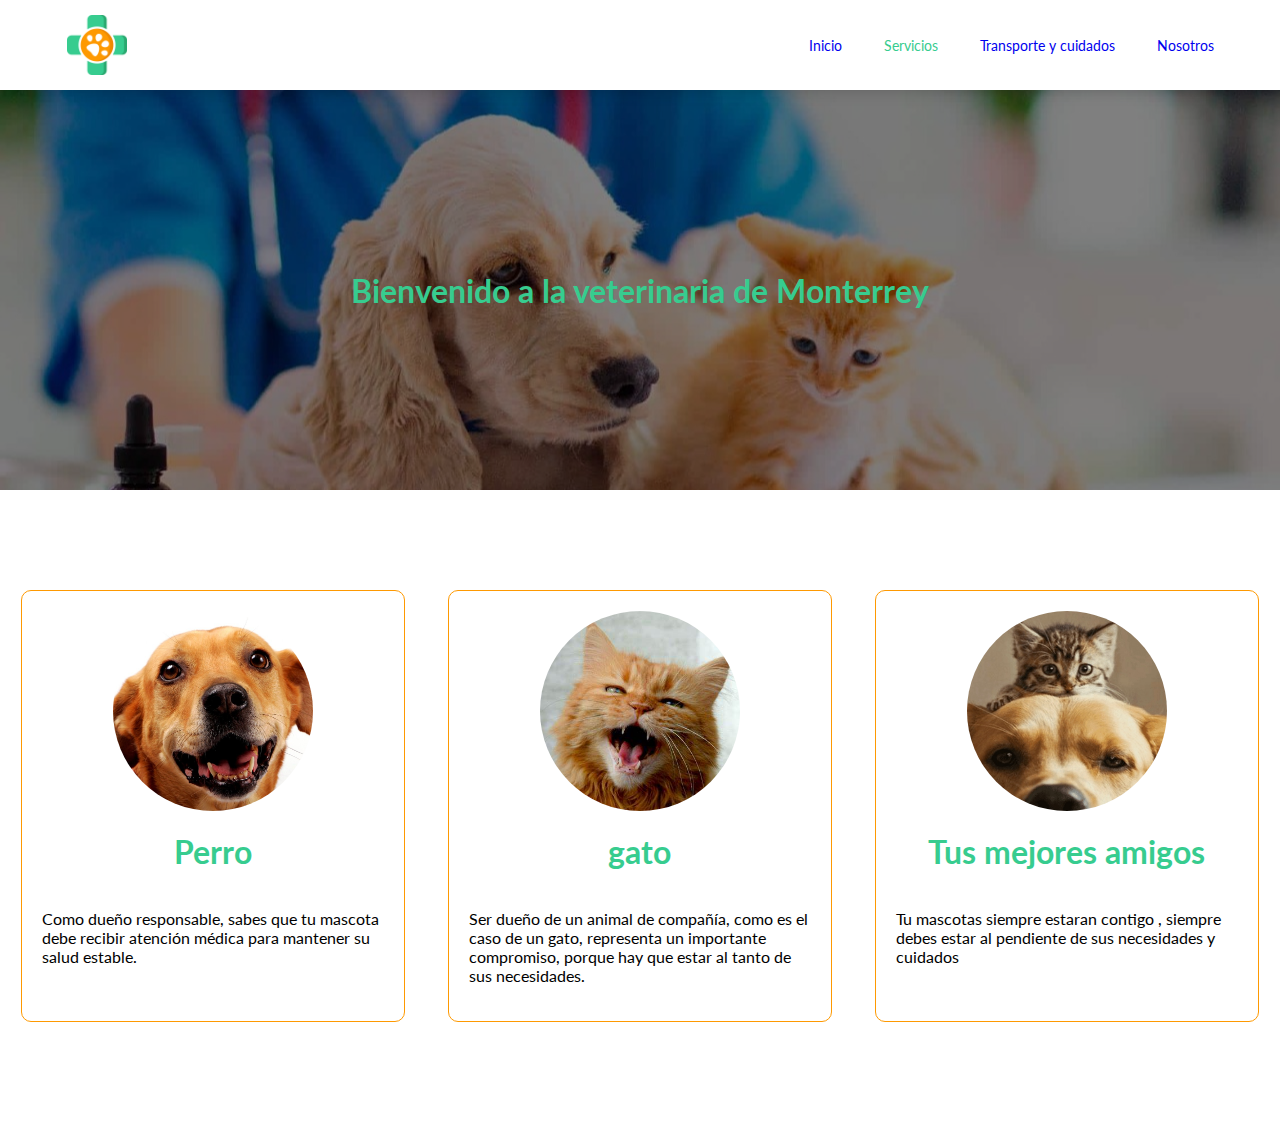
<file: index.html>
<!DOCTYPE html>
<html lang="en">
<head>
    <meta charset="UTF-8">
    <meta name="viewport" content="width=device-width, initial-scale=1.0">
    <meta http-equiv="X-UA-Compatible" content="ie=edge">
    <title>ES6 Test</title>
    
    <link rel="stylesheet" href="css/common.css">
    <link rel="stylesheet" href="css/index.css">
</head>
<body>
    <nav>
        <a id="logo" href="index.html">
            <img src="img/logo.png" alt="Veterinaria MTY">
        </a>
        
        <div fill></div>
        
        <a href="index.html">Inicio</a>
        <div dropdown>
            Servicios
            <div class="link-dropdown active">
                <a id="baño-estetica" href="baño-estetica.html">Baños y estetica</a>

                <a id="vacunacion" href="vacunacion.html">Vacunación</a>

                <a id="alimentos" href="alimentos.html">Alimentos</a>
            </div>
        </div>
        <a href="transportes-cuidados.html">Transporte y cuidados</a>
        <a href="nosotros.html">Nosotros</a>
    </nav>

    <main>
        <div id="cover">
            <img src="img/cover-inicio.jpeg" alt="Doctores atendiendo">
            <h1>Bienvenido a la veterinaria de Monterrey</h1>
        </div>

        <div id="description">
            <div class="bubble">
                <div class="image-container">
                    <img src="img/bubble-3.jpeg" alt="Burbuja 1">
                </div>
                <h1>Perro</h1>
                <p>Como dueño responsable, sabes que tu mascota debe recibir atención médica para mantener su salud estable.</p>
            </div>

            <div class="bubble">
                <div class="image-container">
                    <img src="img/bubble-2.jpeg" alt="Burbuja 2">
                </div>
                <h1>gato</h1>
                <p>Ser dueño de un animal de compañía, como es el caso de un gato, representa un importante compromiso, porque hay que estar al tanto de sus necesidades.</p>
            </div>

            <div class="bubble">
                <div class="image-container">
                    <img src="img/bubble-1.jpeg" alt="Burbuja 3">
                </div>
                <h1>Tus mejores amigos</h1>
                <p>Tu mascotas siempre estaran contigo , siempre debes estar al pendiente de sus necesidades y cuidados</p>
            </div>
        </div>
    </main>
</body>
</html>
</file>
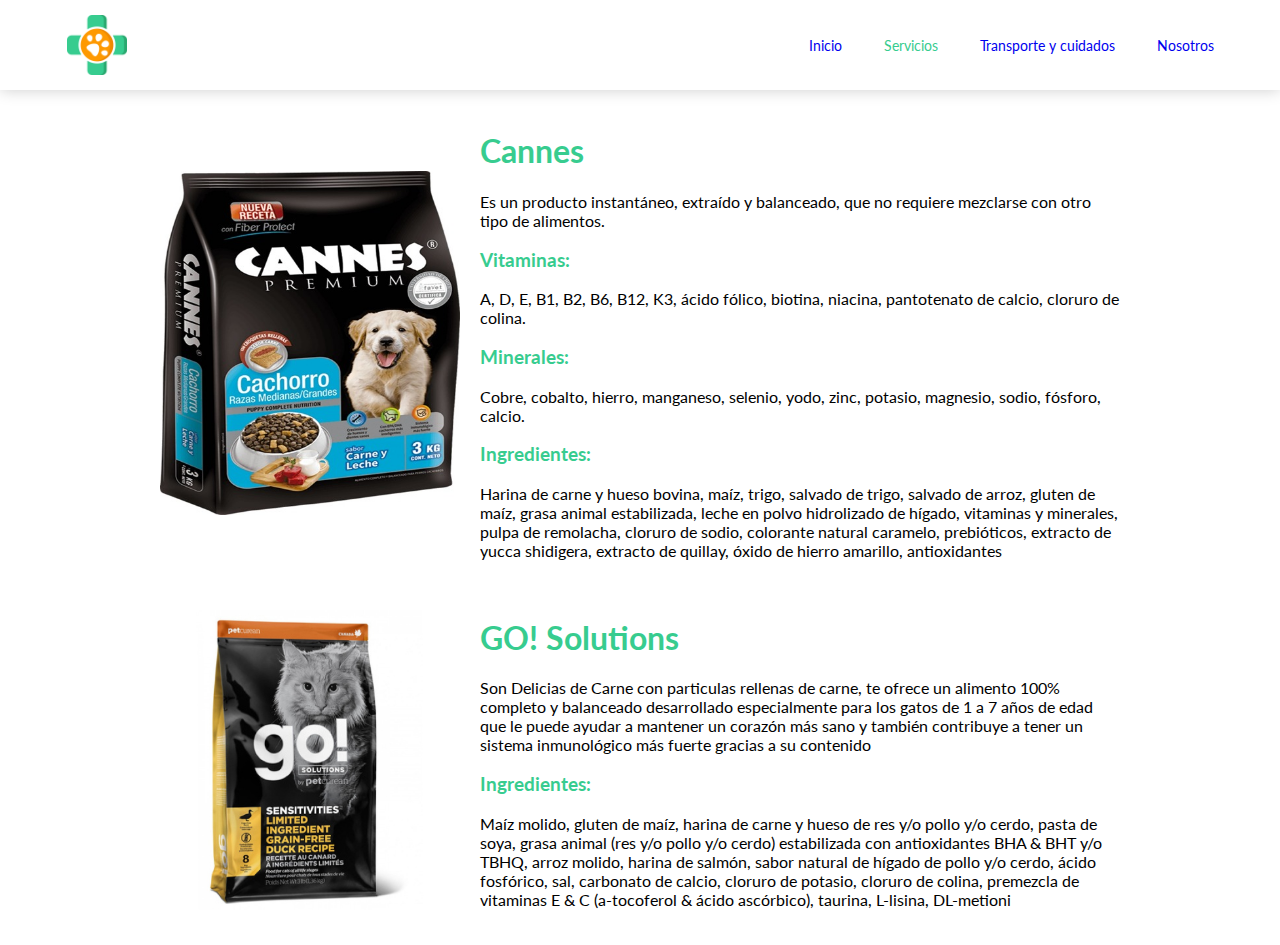
<file: alimentos.html>
<!DOCTYPE html>
<html lang="en">
<head>
    <meta charset="UTF-8">
    <meta name="viewport" content="width=device-width, initial-scale=1.0">
    <meta http-equiv="X-UA-Compatible" content="ie=edge">
    <title>ES6 Test</title>
    
    <link rel="stylesheet" href="css/common.css">
    <link rel="stylesheet" href="css/alimentos.css">
</head>
<body>
    <nav>
        <a id="logo" href="index.html">
            <img src="img/logo.png" alt="Veterinaria MTY">
        </a>
        
        <div fill></div>
        
        <a href="index.html">Inicio</a>
        <div dropdown>
            Servicios
            <div class="link-dropdown active">
                <a id="baño-estetica" href="baño-estetica.html">Baños y estetica</a>
                
                <a id="vacunacion" href="vacunacion.html">Vacunación</a>
                
                <a id="alimentos" href="alimentos.html">Alimentos</a>
            </div>
        </div>
        <a href="transportes-cuidados.html">Transporte y cuidados</a>
        <a href="nosotros.html">Nosotros</a>
    </nav>

    <main>
        <div class="card">
            <img src="img/comida-cannes.jpeg" alt="">
            <div class="card-description">
                <h1>Cannes</h1>
                <p>Es un producto instantáneo, extraído y balanceado, que no requiere mezclarse con otro tipo de alimentos.</p>
                <h3>Vitaminas:</h3>
                <p>A, D, E, B1, B2, B6, B12, K3, ácido fólico, biotina, niacina, pantotenato de calcio, cloruro de colina.</p>
                <h3>Minerales:</h3>
                <p>Cobre, cobalto, hierro, manganeso, selenio, yodo, zinc, potasio, magnesio, sodio, fósforo, calcio.</p>
                <h3>Ingredientes:</h3>
                <p>Harina de carne y hueso bovina, maíz, trigo, salvado de trigo, salvado de arroz, gluten de maíz, grasa animal estabilizada, leche en polvo hidrolizado de hígado, vitaminas y minerales, pulpa de remolacha, cloruro de sodio, colorante natural caramelo, prebióticos, extracto de yucca shidigera, extracto de quillay, óxido de hierro amarillo, antioxidantes</p>
            </div>
        </div>

        <div class="card">
            <img src="img/comida-go.jpeg" alt="">
            <div class="card-description">
                <h1>GO!  Solutions</h1>
                <p>Son Delicias de Carne con particulas rellenas de carne, te ofrece un alimento 100% completo y balanceado desarrollado especialmente para los gatos de 1 a 7 años de edad que le puede ayudar a mantener un corazón más sano y también contribuye a tener un sistema inmunológico más fuerte gracias a su contenido</p>
                <h3>Ingredientes:</h3>
                <p>Maíz molido, gluten de maíz, harina de carne y hueso de res y/o pollo y/o cerdo, pasta de soya, grasa animal (res y/o pollo y/o cerdo) estabilizada con antioxidantes BHA & BHT y/o TBHQ, arroz molido, harina de salmón, sabor natural de hígado de pollo y/o cerdo, ácido fosfórico, sal, carbonato de calcio, cloruro de potasio, cloruro de colina, premezcla de vitaminas E & C (a-tocoferol & ácido ascórbico), taurina, L-lisina, DL-metioni</p>
            </div>
        </div>
    </main>
</body>
</html>
</file>
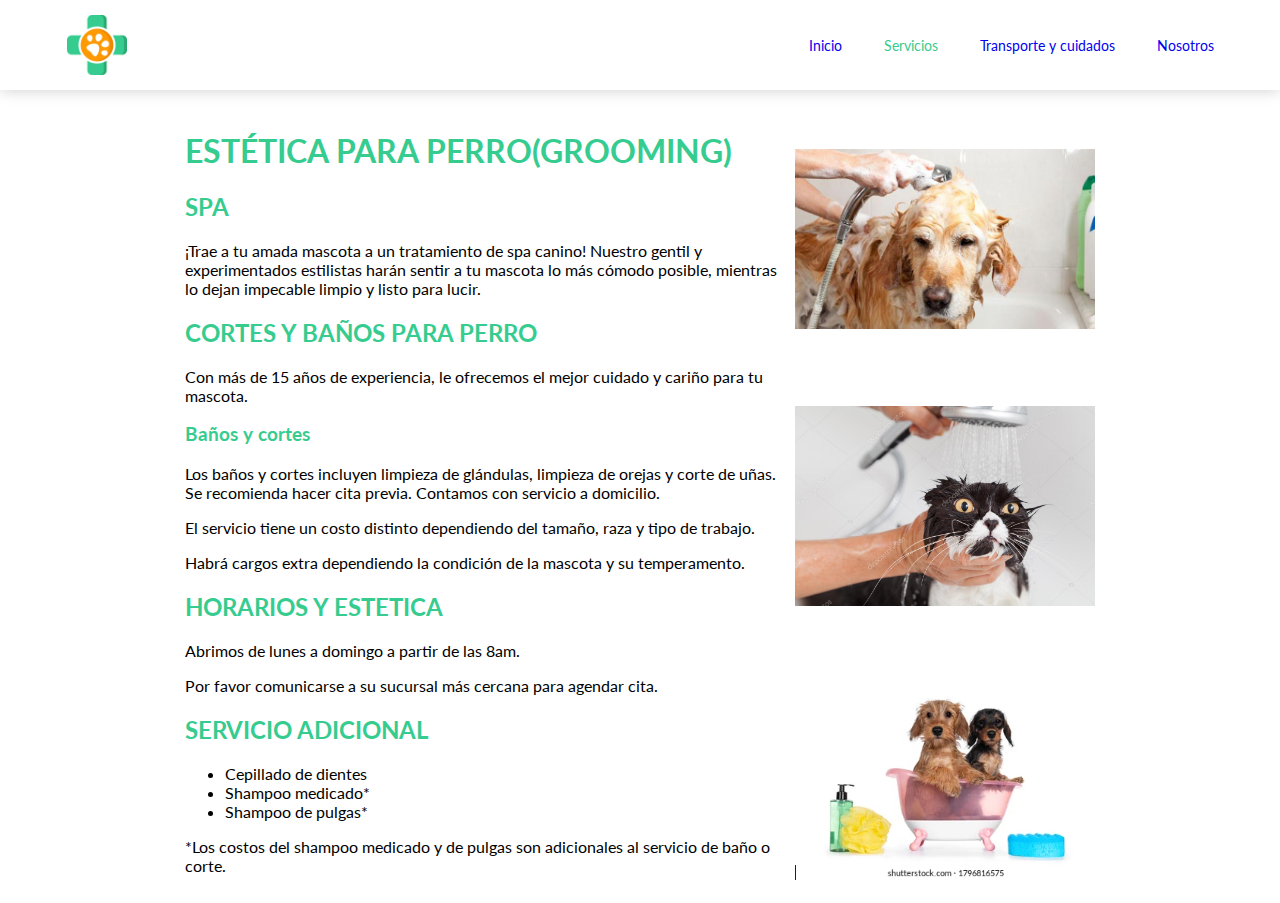
<file: baño-estetica.html>
<!DOCTYPE html>
<html lang="en">
<head>
    <meta charset="UTF-8">
    <meta name="viewport" content="width=device-width, initial-scale=1.0">
    <meta http-equiv="X-UA-Compatible" content="ie=edge">
    <title>ES6 Test</title>
    
    <link rel="stylesheet" href="css/common.css">
    <link rel="stylesheet" href="css/servicios.css">
</head>
<body>
    <nav>
        <a id="logo" href="index.html">
            <img src="img/logo.png" alt="Veterinaria MTY">
        </a>
        
        <div fill></div>
        
        <a href="index.html">Inicio</a>
        <div dropdown>
            Servicios
            <div class="link-dropdown active">
                <a id="baño-estetica" href="baño-estetica.html">Baños y estetica</a>

                <a id="vacunacion" href="vacunacion.html">Vacunación</a>

                <a id="alimentos" href="alimentos.html">Alimentos</a>
            </div>
        </div>
        <a href="transportes-cuidados.html">Transporte y cuidados</a>
        <a href="nosotros.html">Nosotros</a>
    </nav>
    
    <main>
        <div id="content">
            <h1>ESTÉTICA PARA PERRO(GROOMING)</h1>
            
            <h2>SPA</h2>
            <p>¡Trae a tu amada mascota a un tratamiento de spa canino! Nuestro gentil y experimentados estilistas harán sentir a tu mascota lo más cómodo posible, mientras lo dejan impecable limpio y listo para lucir.</p>
            
            <h2>CORTES Y BAÑOS PARA PERRO</h2>
            <p>Con más de 15 años de experiencia, le ofrecemos el mejor cuidado y cariño para tu mascota.</p>

            <h3>Baños y cortes</h3>
            <p>Los baños y cortes incluyen limpieza de glándulas, limpieza de orejas y corte de uñas. Se recomienda hacer cita previa. Contamos con servicio a domicilio.</p>
            <p>El servicio tiene un costo distinto dependiendo del tamaño, raza y tipo de trabajo.</p>
            <p>Habrá cargos extra dependiendo la condición de la mascota y su temperamento.</p>

            <h2>HORARIOS Y ESTETICA</h2>
            <p>Abrimos de lunes a domingo a partir de las 8am.</p>
            <p>Por favor comunicarse a su sucursal más cercana para agendar cita.</p>

            <h2>SERVICIO ADICIONAL</h2>
            <ul>
                <li>Cepillado de dientes</li>
                <li>Shampoo medicado*</li>
                <li>Shampoo de pulgas*</li>
            </ul>
            <p>*Los costos del shampoo medicado y de pulgas son adicionales al servicio de baño o corte.</p>
        </p>     
    </div>
    <div id="image-1">
        <img src="img/baño1.jfif" alt="">
    </div>
    <div id="image-2">
        <img src="img/baño2.jpg" alt="">
    </div>
    <div id="image-3">
        <img src="img/baño3.webp" alt="">
    </div>
</main>
</body>
</html>
</file>
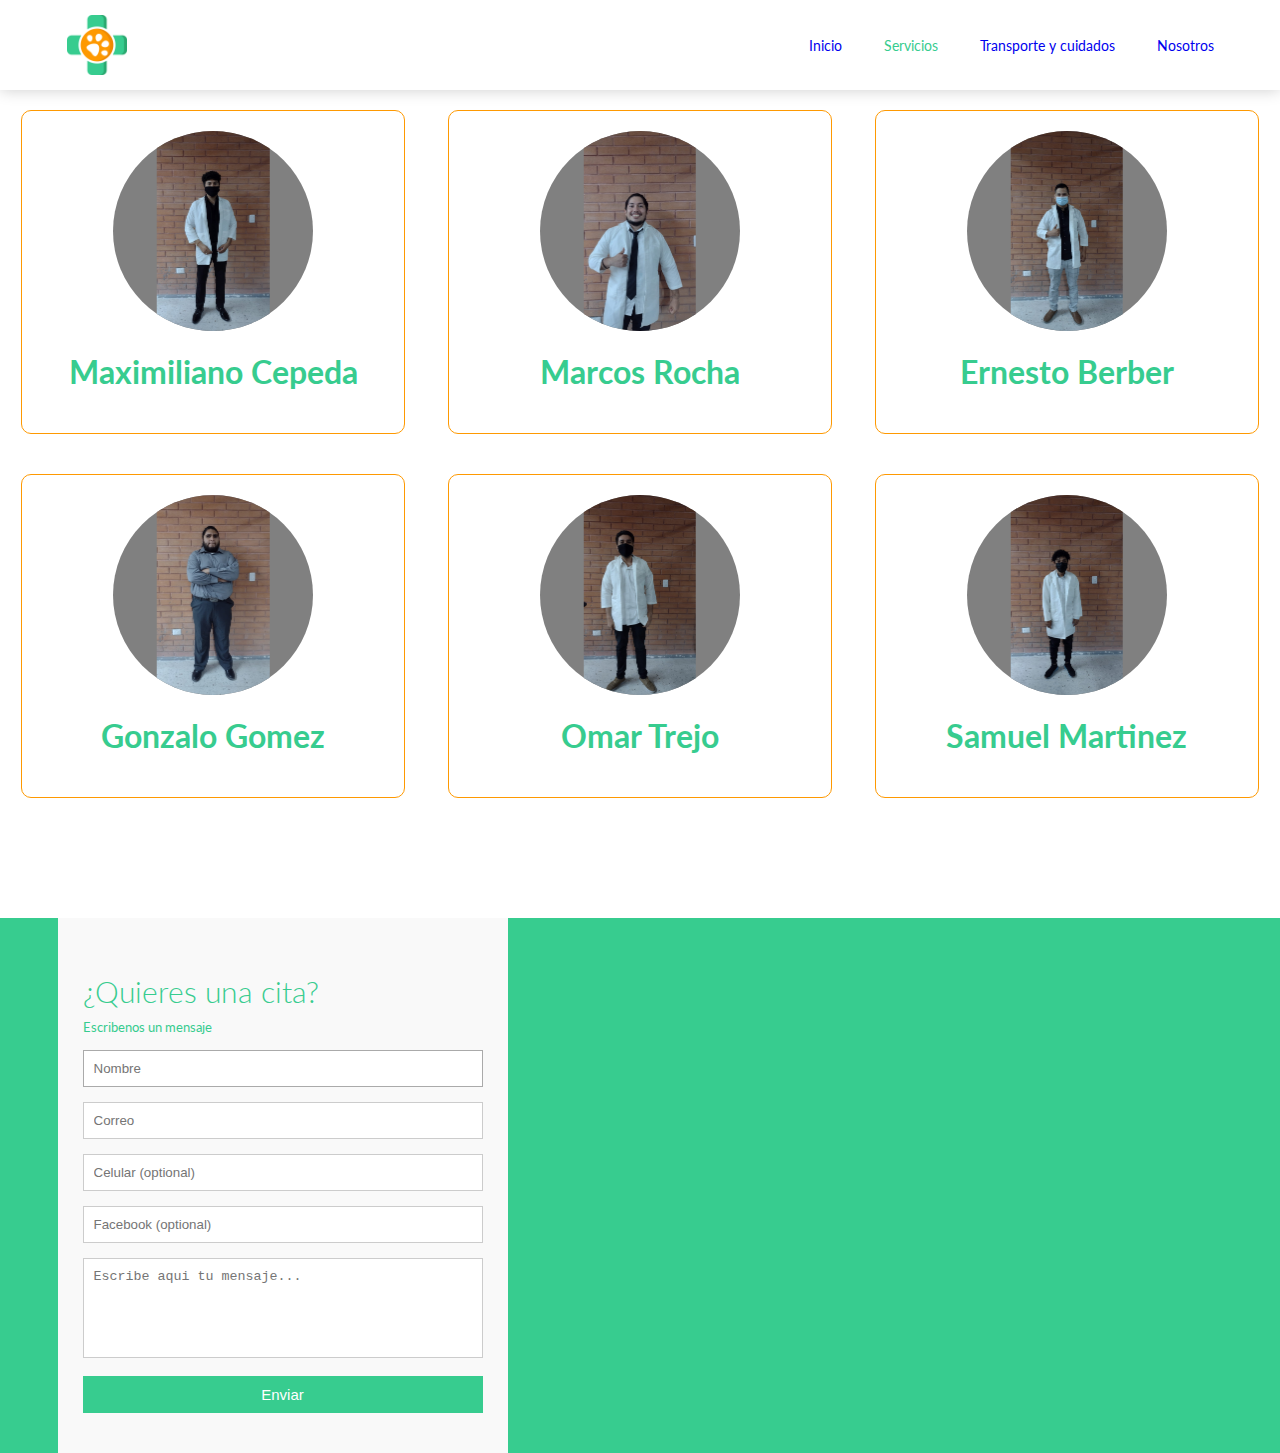
<file: nosotros.html>
<!DOCTYPE html>
<html lang="en">
<head>
    <meta charset="UTF-8">
    <meta name="viewport" content="width=device-width, initial-scale=1.0">
    <meta http-equiv="X-UA-Compatible" content="ie=edge">
    <title>ES6 Test</title>
    
    <link rel="stylesheet" href="css/common.css">
    <link rel="stylesheet" href="css/nosotros.css">
</head>
<body>
    <nav>
        <a id="logo" href="index.html">
            <img src="img/logo.png" alt="Veterinaria MTY">
        </a>
        
        <div fill></div>
        
        <a href="index.html">Inicio</a>
        <div dropdown>
            Servicios
            <div class="link-dropdown active">
                <a id="baño-estetica" href="baño-estetica.html">Baños y estetica</a>

                <a id="vacunacion" href="vacunacion.html">Vacunación</a>

                <a id="alimentos" href="alimentos.html">Alimentos</a>
            </div>
        </div>
        <a href="transportes-cuidados.html">Transporte y cuidados</a>
        <a href="nosotros.html">Nosotros</a>
    </nav>
    
    <main>
        <div id="members">
            <div class="bubble">
                <div class="image-container">
                    <img src="img/maximiliano-cepeda.jpeg" alt="Burbuja 1">
                </div>
                <h1>Maximiliano Cepeda</h1>
            </div>
            
            <div class="bubble">
                <div class="image-container">
                    <img src="img/marcos-rocha.jpeg" alt="Burbuja 2">
                </div>
                <h1>Marcos Rocha</h1>
            </div>
            
            <div class="bubble">
                <div class="image-container">
                    <img src="img/ernesto-berber.jpeg" alt="Burbuja 3">
                </div>
                <h1>Ernesto Berber</h1>
            </div>
            
            <div class="bubble">
                <div class="image-container">
                    <img src="img/gonzalo-gomez.jpeg" alt="Burbuja 3">
                </div>
                <h1>Gonzalo Gomez</h1>
            </div>
            
            <div class="bubble">
                <div class="image-container">
                    <img src="img/omar-trejo.jpeg" alt="Burbuja 3">
                </div>
                <h1>Omar Trejo</h1>
            </div>

            <div class="bubble">
                <div class="image-container">
                    <img src="img/samuel-martinez.jpeg" alt="Burbuja 3">
                </div>
                <h1>Samuel Martinez</h1>
            </div>
        </div>
        
        <div id="contact-container">
            <form id="contact" action="" method="post">
                <h3>¿Quieres una cita?</h3>
                <h4>Escribenos un mensaje</h4>
                <fieldset>
                    <input placeholder="Nombre" type="text" tabindex="1" required autofocus>
                </fieldset>
                <fieldset>
                    <input placeholder="Correo" type="email" tabindex="2" required>
                </fieldset>
                <fieldset>
                    <input placeholder="Celular (optional)" type="tel" tabindex="3" required>
                </fieldset>
                <fieldset>
                    <input placeholder="Facebook (optional)" type="text" tabindex="4" required>
                </fieldset>
                <fieldset>
                    <textarea placeholder="Escribe aqui tu mensaje..." tabindex="5" required></textarea>
                </fieldset>
                <fieldset>
                    <button name="submit" type="submit" id="contact-submit" data-submit="...Enviando">Enviar</button>
                </fieldset>
            </form>

            <iframe src="https://www.google.com/maps/embed?pb=!1m18!1m12!1m3!1d3593.832257883704!2d-100.34552428500054!3d25.743060215654694!2m3!1f0!2f0!3f0!3m2!1i1024!2i768!4f13.1!3m3!1m2!1s0x8662942274e81a01%3A0x14be72da3203d88f!2sUniversidad%20Emiliano%20Zapata!5e0!3m2!1ses-419!2smx!4v1659047360234!5m2!1ses-419!2smx" width="600" height="450" style="border:0;" allowfullscreen="" loading="lazy" referrerpolicy="no-referrer-when-downgrade"></iframe>
        </div>
    </main>
</body>
</html>
</file>
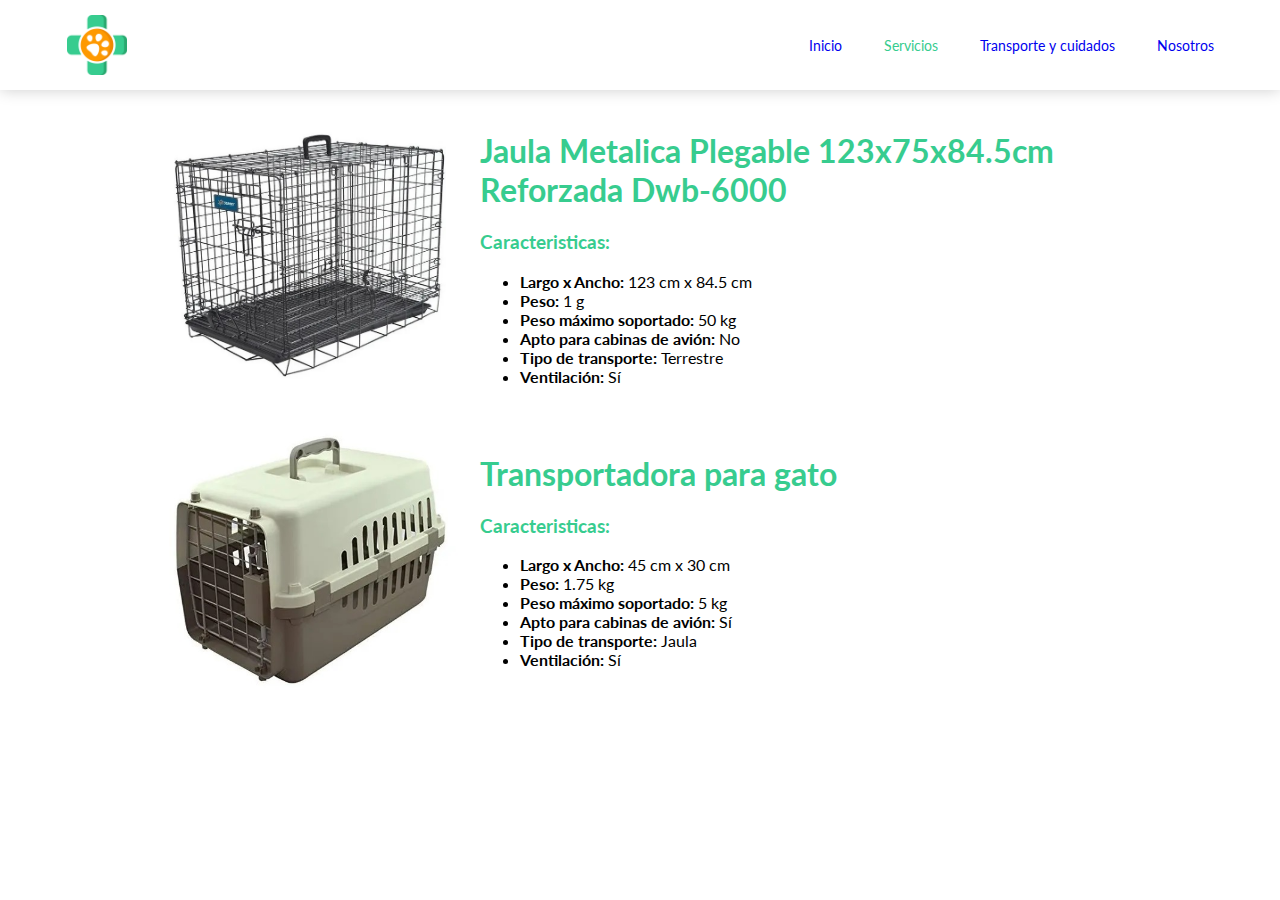
<file: transportes-cuidados.html>
<!DOCTYPE html>
<html lang="en">
<head>
    <meta charset="UTF-8">
    <meta name="viewport" content="width=device-width, initial-scale=1.0">
    <meta http-equiv="X-UA-Compatible" content="ie=edge">
    <title>ES6 Test</title>
    
    <link rel="stylesheet" href="css/common.css">
    <link rel="stylesheet" href="css/transportes-cuidados.css">
</head>
<body>
    <nav>
        <a id="logo" href="index.html">
            <img src="img/logo.png" alt="Veterinaria MTY">
        </a>
        
        <div fill></div>
        
        <a href="index.html">Inicio</a>
        <div dropdown>
            Servicios
            <div class="link-dropdown active">
                <a id="baño-estetica" href="baño-estetica.html">Baños y estetica</a>

                <a id="vacunacion" href="vacunacion.html">Vacunación</a>

                <a id="alimentos" href="alimentos.html">Alimentos</a>
            </div>
        </div>
        <a href="transportes-cuidados.html">Transporte y cuidados</a>
        <a href="nosotros.html">Nosotros</a>
    </nav>

    <main>
        <div class="card">
            <img src="img/jaula-metalica-plegable.jpeg" alt="">
            <div class="card-description">
                <h1>Jaula Metalica Plegable 123x75x84.5cm Reforzada Dwb-6000</h1>
                <h3>Caracteristicas:</h3>
                <ul>
                    <li><strong>Largo x Ancho:</strong> 123 cm x 84.5 cm</li>
                    <li><strong>Peso:</strong> 1 g</li>
                    <li><strong>Peso máximo soportado:</strong> 50 kg</li>
                    <li><strong>Apto para cabinas de avión:</strong> No</li>
                    <li><strong>Tipo de transporte:</strong> Terrestre</li>
                    <li><strong>Ventilación:</strong> Sí</li>
                </ul>
            </div>
        </div>

        <div class="card">
            <img src="img/transportadora-gato.jpeg" alt="">
            <div class="card-description">
                <h1>Transportadora para gato</h1>
                <h3>Caracteristicas:</h3>
                <ul>
                    <li><strong>Largo x Ancho:</strong> 45 cm x 30 cm</li>
                    <li><strong>Peso:</strong> 1.75 kg</li>
                    <li><strong>Peso máximo soportado:</strong> 5 kg</li>
                    <li><strong>Apto para cabinas de avión:</strong> Sí</li>
                    <li><strong>Tipo de transporte:</strong> Jaula</li>
                    <li><strong>Ventilación:</strong> Sí</li>
                </ul>
            </div>
        </div>
    </main>
</body>
</html>
</file>
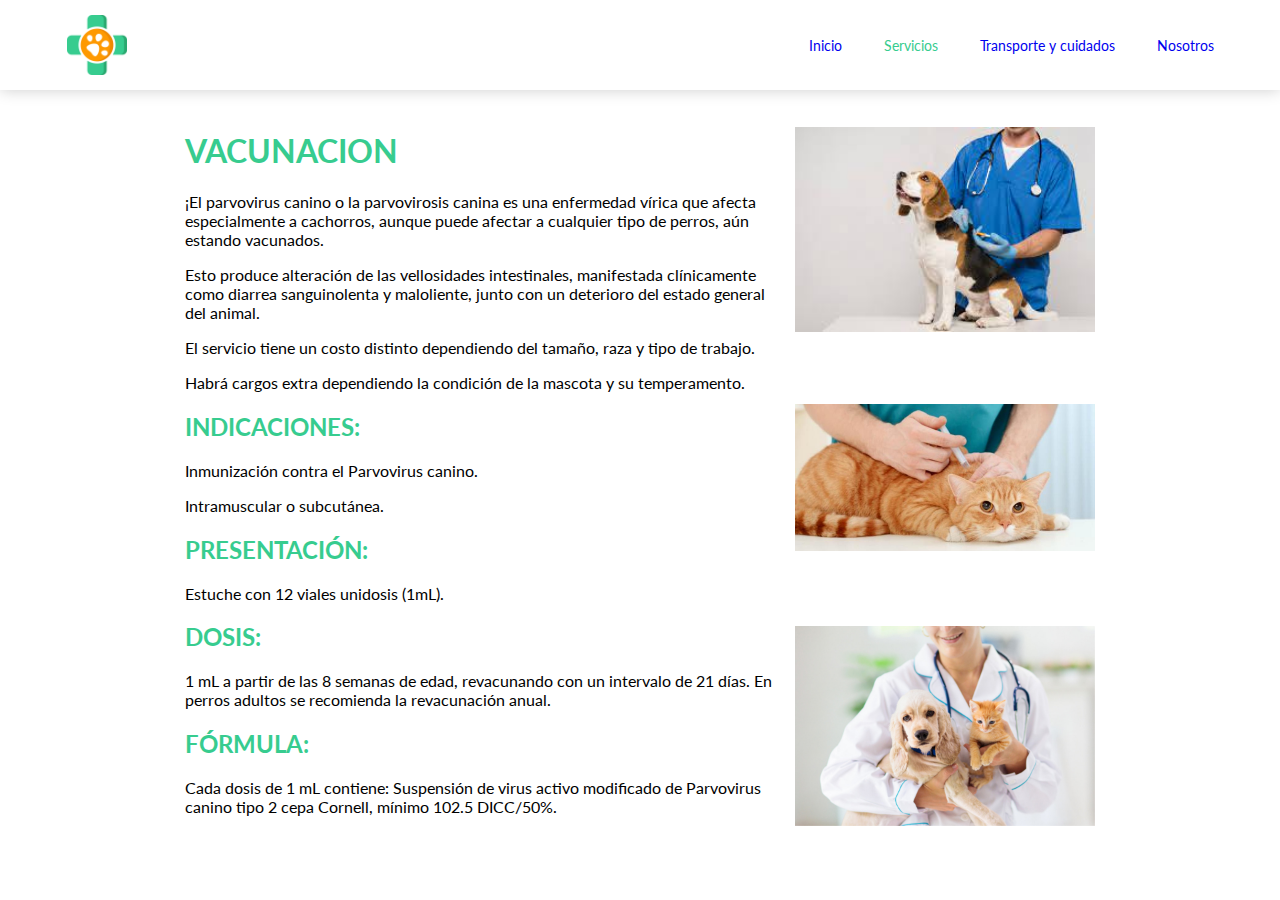
<file: vacunacion.html>
<!DOCTYPE html>
<html lang="en">
<head>
    <meta charset="UTF-8">
    <meta name="viewport" content="width=device-width, initial-scale=1.0">
    <meta http-equiv="X-UA-Compatible" content="ie=edge">
    <title>ES6 Test</title>
    
    <link rel="stylesheet" href="css/common.css">
    <link rel="stylesheet" href="css/servicios.css">
</head>
<body>
    <nav>
        <a id="logo" href="index.html">
            <img src="img/logo.png" alt="Veterinaria MTY">
        </a>
        
        <div fill></div>
        
        <a href="index.html">Inicio</a>
        <div dropdown>
            Servicios
            <div class="link-dropdown active">
                <a id="baño-estetica" href="baño-estetica.html">Baños y estetica</a>

                <a id="vacunacion" href="vacunacion.html">Vacunación</a>

                <a id="alimentos" href="alimentos.html">Alimentos</a>
            </div>
        </div>
        <a href="transportes-cuidados.html">Transporte y cuidados</a>
        <a href="nosotros.html">Nosotros</a>
    </nav>
    
    <main>
        <div id="content">
            <h1>VACUNACION</h1>
            <p>¡El parvovirus canino o la parvovirosis canina es una enfermedad vírica que afecta especialmente a cachorros, aunque puede afectar a cualquier tipo de perros, aún estando vacunados.</p>
            
            <p>Esto produce alteración de las vellosidades intestinales, manifestada clínicamente como diarrea sanguinolenta y maloliente, junto con un deterioro del estado general del animal.</p>
            <p>El servicio tiene un costo distinto dependiendo del tamaño, raza y tipo de trabajo.</p>
            <p>Habrá cargos extra dependiendo la condición de la mascota y su temperamento.</p>
            
            <h2>INDICACIONES:</h2>
            <p>Inmunización contra el Parvovirus canino.</p>
            <p>Intramuscular o subcutánea.</p>    
                        
            <h2>PRESENTACIÓN:</h2>
            <p>Estuche con 12 viales unidosis (1mL).</p>
            
            <h2>DOSIS:</h2>
            <p>1 mL a partir de las 8 semanas de edad, revacunando con un intervalo de 21 días. En perros adultos se recomienda la revacunación anual.</p>
            
            <h2>FÓRMULA:</h2>
            <p>Cada dosis de 1 mL contiene: Suspensión de virus activo modificado de Parvovirus canino tipo 2 cepa Cornell, mínimo 102.5 DICC/50%.</p>
        </p>     
    </div>
    <div id="image-1">
        <img src="img/vacuna1.jfif" alt="">
    </div>
    <div id="image-2">
        <img src="img/vacuna2.jpeg" alt="">
    </div>
    <div id="image-3">
        <img src="img/vacuna3.jpg" alt="">
    </div>
</main>
</body>
</html>
</file>
<file: css/common.css>
@import url('https://fonts.googleapis.com/css?family=Lato');

:root {
	--primary-color: #37cc8f;
	--secondary-color: #fe9901;
}

body {
    margin: 0;
    padding: 0;
    display: grid;
    grid-template-areas: "nav"
                         "content";
    grid-template-rows: 90px 1fr;
	grid-template-columns: 100vw;
	font-family: 'Lato', sans-serif;
	color: var(--primary-color);
}

nav {
	grid-area: nav;
	font-size: 14px;
	display: flex;
	justify-content: center;
	align-items: center;
	top: 0;
	left: 0;
	width: 100%;
	background: #fff;
	box-shadow: 0px 0px 15px 0px rgba(0,0,0,0.2);
}

#logo {
	max-height: 100%;
}

#logo img {
	max-height: 100%;
	width: auto;
	height: auto;
}

div[fill] {
	height: 60px;
	width: 50%;
}

nav > a, nav div[dropdown]{
	cursor: pointer;
	display: flex;
	align-items: center;
	height: 60px;
	padding: 0em 1.5em;
	transition: text_decoration 300ms ease;;
	text-decoration: none;
}

nav a:hover, nav div[dropdown]:hover {
	text-decoration: underline;
}

nav a:visited{
	text-decoration: none;
	color: var(--primary-color);
}

nav div[dropdown] {
	position: relative;
}

nav div[dropdown]:hover .active {
	display: block;
}

.active { 
	display: none; 
}

.link-dropdown {
	position: absolute;
	top: 60px;
	right: 0;
	background: #fff;
	box-shadow: 0 10px 15px 0 rgba(0,0,0,0.05);
	z-index: 1;
}

.link-dropdown a {
	cursor: pointer;
	padding: 1em 2em;
	white-space: nowrap;
	display: block;
}

.link-dropdown a:hover {
	color: #1c2541;
}

.hidden{
	display: none;
}
</file>
<file: css/index.css>
main {
    grid-area: content;
}

#cover{
    width: 100%;
    height: 400px;
    overflow: hidden;
    display: flex;
    justify-content: center;
    align-items: center;
    position: relative;
    margin-bottom: 100px;
}

#cover img {
    width: 100%;
    height: auto;
    position: absolute;
    top: 50%;
    transform: translateY(-50%);
    z-index: -1;
    filter: brightness(0.5);
}

#description{
    display: flex;
    justify-content: space-around;
    overflow: hidden;
    margin-bottom: 100px;
}

.bubble{
    width: 30%;
    height: auto;
    overflow: hidden;
    display: flex;
    flex-flow: column;
    align-items: center;
    border-style: solid;
    border-color: var(--secondary-color);
    box-sizing: border-box;
    border-width: 1px;
    border-radius: 10px;
    padding: 20px;
}

.bubble .image-container{
    width: 200px;
    height: 200px;
    border-radius: 50%;
    overflow: hidden;
    position: relative;
}

.bubble img{
    height: 100%;
    width: auto;
    position: absolute;
    top: 50%;
    left: 50%;
    transform: translateY(-50%) translateX(-50%);
}

.bubble p{
    color: black;
}
</file>
<file: css/alimentos.css>
main{
    grid-area: content;
}

.card{
    width: 75vw;
    max-width: 75vw;
    overflow: hidden;
    margin: 20px auto;
    display: flex;
    align-items: center;
}

.card img{
    max-width: 300px;
    width: auto;
    height: auto;
    border-radius: 10px;
    margin-right: 20px;
}

.card-description p {
    color: black
}
</file>
<file: css/servicios.css>
main{
    height: auto;
    margin: 20px auto 0;
    display: grid;
    grid-template-areas: "content image-1"
                            "content image-2"
                            "content image-3";
    grid-template-columns: 600px 300px;
    grid-template-rows: 33% 33% 33%;
    grid-gap: 10px;
}

#content{
    grid-area: content;
}

#content p, #content li{
    color: black;
}

#image-1{
    grid-area: image-1;
}

#image-2{
    grid-area: image-2;
}

#image-3{
    grid-area: image-3;
}

div[id^="image-"] {
    overflow: hidden;
    display: flex;
    flex-direction: column;
    justify-content: center;
}

div[id^="image-"] > img {
    max-width: 100%;
    max-height: 100%;
    width: auto;
    height: auto;
}
</file>
<file: css/nosotros.css>
#members{
    display: flex;
    justify-content: space-around;
    flex-wrap: wrap;
    overflow: hidden;
    margin-bottom: 100px;
}

.bubble{
    width: 30%;
    height: auto;
    overflow: hidden;
    display: flex;
    flex-flow: column;
    align-items: center;
    border-style: solid;
    border-color: var(--secondary-color);
    box-sizing: border-box;
    border-width: 1px;
    border-radius: 10px;
    padding: 20px;
    margin: 20px 0;
}

.bubble .image-container{
    width: 200px;
    height: 200px;
    border-radius: 50%;
    overflow: hidden;
    position: relative;
    background-color: grey;
}

.bubble img{
    height: 100%;
    width: auto;
    position: absolute;
    top: 50%;
    left: 50%;
    transform: translateY(-50%) translateX(-50%);
}

#contact-container {
    margin: 0 auto;
    position: relative;
    background-color: var(--primary-color);
    display: flex;
    justify-content: space-around;
    align-items: center;
}

#contact input[type="text"],
#contact input[type="email"],
#contact input[type="tel"],
#contact input[type="url"],
#contact textarea,
#contact button[type="submit"] {
    font: 400 12px/16px;
}

#contact {
    background: #F9F9F9;
    width: 400px;
    max-width: 400px;
    padding: 25px;
}

#contact h3 {
    display: block;
    font-size: 30px;
    font-weight: 300;
    margin-bottom: 10px;
}

#contact h4 {
    margin: 5px 0 15px;
    display: block;
    font-size: 13px;
    font-weight: 400;
}

fieldset {
    border: medium none !important;
    margin: 0 0 10px;
    min-width: 100%;
    padding: 0;
    width: 100%;
}

#contact input[type="text"],
#contact input[type="email"],
#contact input[type="tel"],
#contact input[type="url"],
#contact textarea {
    width: 100%;
    border: 1px solid #ccc;
    background: #FFF;
    margin: 0 0 5px;
    padding: 10px;
    box-sizing: border-box;
}

#contact input[type="text"]:hover,
#contact input[type="email"]:hover,
#contact input[type="tel"]:hover,
#contact input[type="url"]:hover,
#contact textarea:hover {
    -webkit-transition: border-color 0.3s ease-in-out;
    -moz-transition: border-color 0.3s ease-in-out;
    transition: border-color 0.3s ease-in-out;
    border: 1px solid #aaa;
}

#contact textarea {
    height: 100px;
    max-width: 100%;
    resize: none;
}

#contact button[type="submit"] {
    cursor: pointer;
    width: 100%;
    border: none;
    background: var(--primary-color);
    color: #FFF;
    margin: 0 0 5px;
    padding: 10px;
    font-size: 15px;
}

#contact button[type="submit"]:hover {
    filter: brightness(0.8);
    transition: filter 0.3s ease-in-out;
}

#contact button[type="submit"]:active {
    box-shadow: inset 0 1px 3px rgba(0, 0, 0, 0.5);
}

.copyright {
    text-align: center;
}

#contact input:focus,
#contact textarea:focus {
    outline: 0;
    border: 1px solid #aaa;
}
</file>
<file: css/transportes-cuidados.css>
main{
    grid-area: content;
}

.card{
    width: 75vw;
    max-width: 75vw;
    overflow: hidden;
    margin: 20px auto;
    display: flex;
    align-items: center;
}

.card img{
    max-width: 300px;
    width: auto;
    height: auto;
    border-radius: 10px;
    margin-right: 20px;
}

.card-description p, .card-description li{
    color: black
}
</file>
